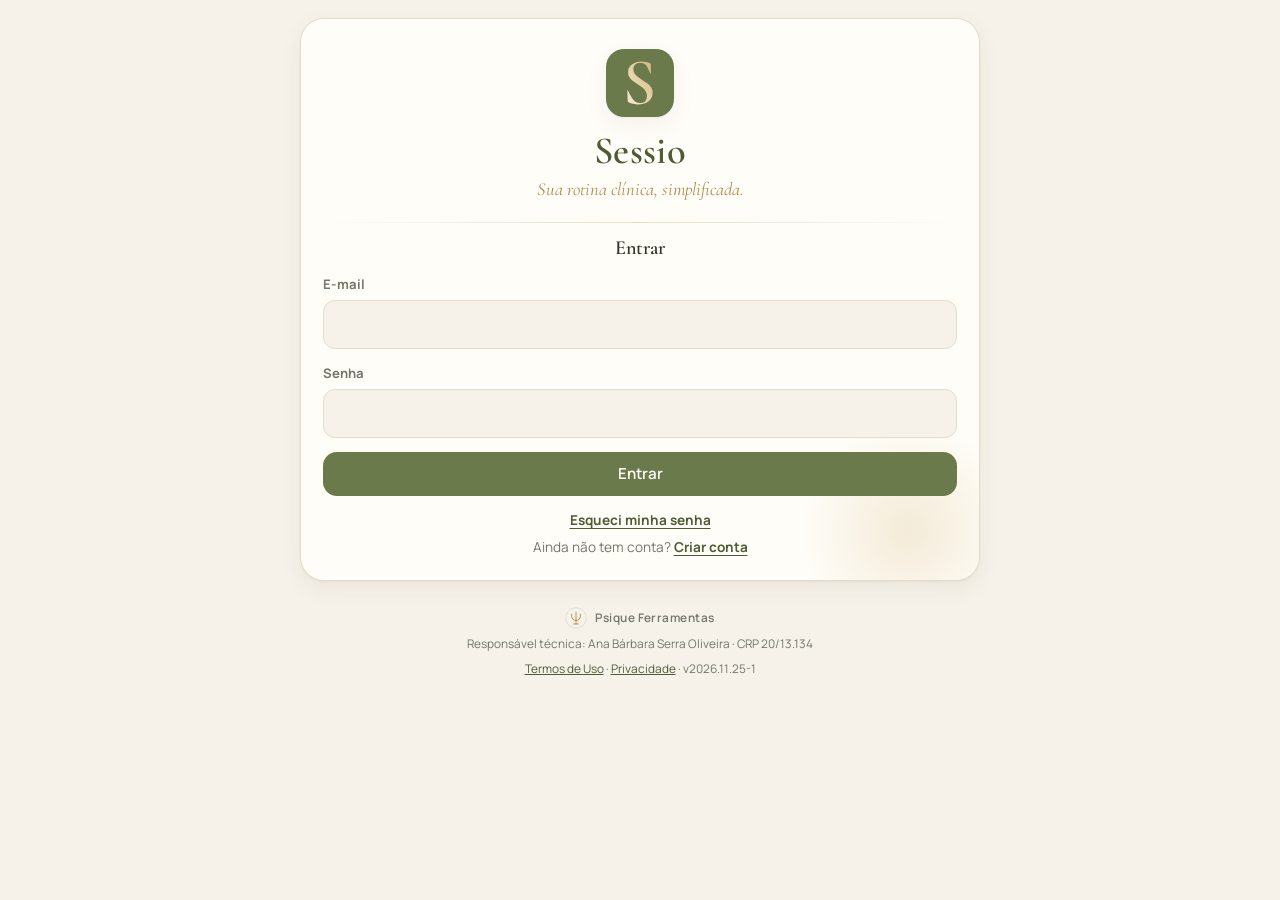
<file: index.html>
<!doctype html>
<html lang="pt-BR">
<head>
<meta charset="utf-8">
<meta name="viewport" content="width=device-width, initial-scale=1, viewport-fit=cover">
<meta name="theme-color" content="#6B7A4B">
<meta name="description" content="Sessio · agenda clínica para psicólogas e psicólogos: agendamento, financeiro e confirmação de sessão pelo paciente.">
<meta name="robots" content="noindex">
<link rel="manifest" href="manifest.webmanifest">
<link rel="icon" href="icons/icon.svg" type="image/svg+xml">
<link rel="apple-touch-icon" href="icons/apple-touch-icon.png">
<meta name="apple-mobile-web-app-capable" content="yes">
<meta name="apple-mobile-web-app-title" content="Sessio">
<title>Sessio</title>
<link rel="preconnect" href="https://fonts.googleapis.com">
<link rel="preconnect" href="https://fonts.gstatic.com" crossorigin>
<link rel="stylesheet" href="https://fonts.googleapis.com/css2?family=Cormorant+Garamond:ital,wght@0,500;0,600;1,500;1,600&family=Manrope:wght@400;500;600;700;800&display=swap">
<link rel="stylesheet" href="css/sessio.css?v=2026.11.25-1">
</head>
<body>
<div class="wrap" id="app" aria-live="polite"></div>
<div class="toast" id="toast" role="status" hidden></div>
<script src="js/vendor/supabase.min.js?v=2026.11.25-1"></script>
<script src="js/config.js?v=2026.11.25-1"></script>
<script src="js/util.js?v=2026.11.25-1"></script>
<script src="js/dados.js?v=2026.11.25-1"></script>
<script src="js/app.js?v=2026.11.25-1"></script>
</body>
</html>
</file>
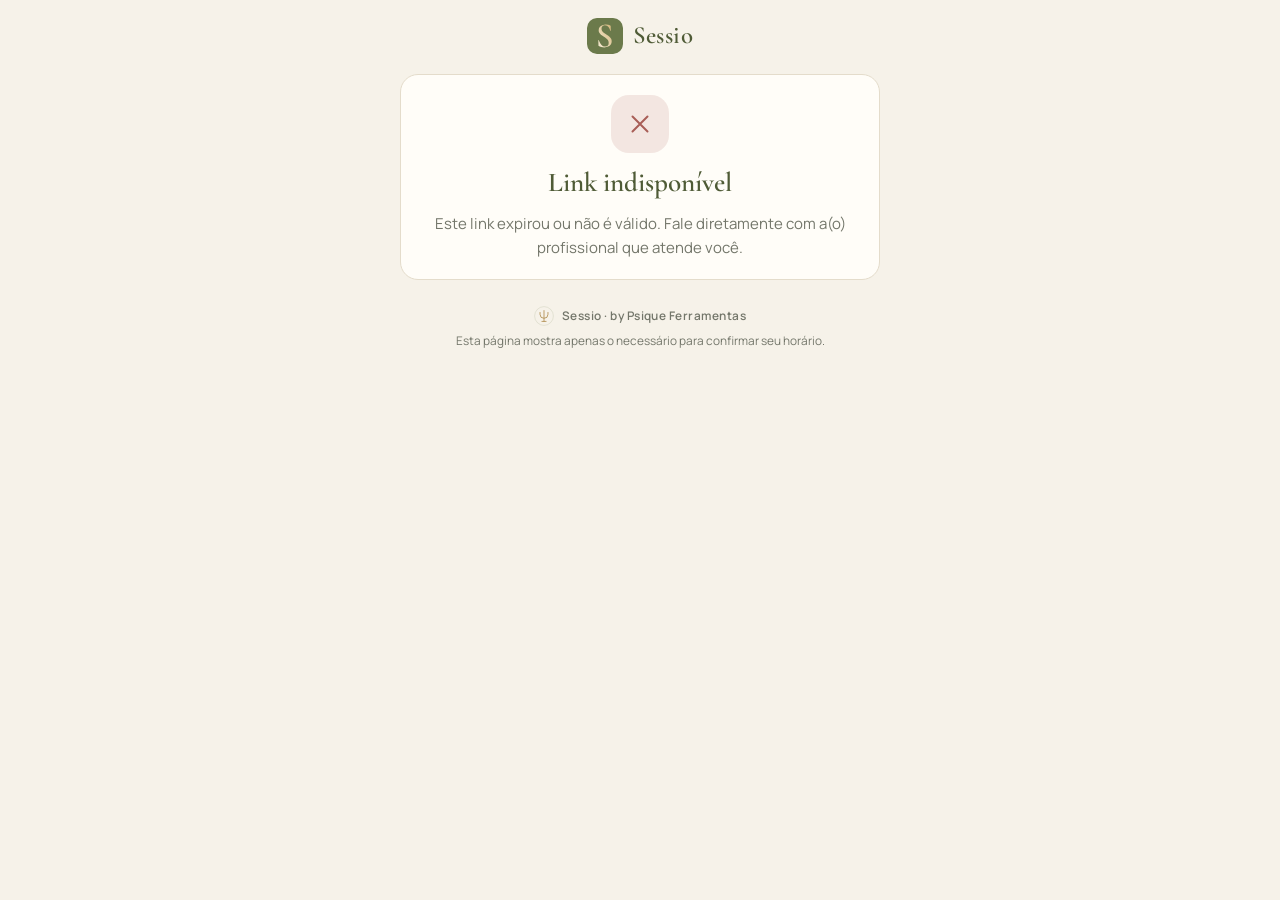
<file: confirmar.html>
<!doctype html>
<html lang="pt-BR">
<head>
<meta charset="utf-8">
<meta name="viewport" content="width=device-width, initial-scale=1, viewport-fit=cover">
<meta name="theme-color" content="#6B7A4B">
<meta name="robots" content="noindex, nofollow">
<meta name="referrer" content="no-referrer">
<link rel="icon" href="icons/icon.svg" type="image/svg+xml">
<title>Confirmar horário · Sessio</title>
<link rel="preconnect" href="https://fonts.googleapis.com">
<link rel="preconnect" href="https://fonts.gstatic.com" crossorigin>
<link rel="stylesheet" href="https://fonts.googleapis.com/css2?family=Cormorant+Garamond:ital,wght@0,500;0,600;1,500;1,600&family=Manrope:wght@400;500;600;700;800&display=swap">
<link rel="stylesheet" href="css/sessio.css?v=2026.11.25-1">
<style>
  .wrap{max-width:480px}
  .when{font-family:var(--display);font-size:1.7rem;font-weight:600;color:var(--olive-deep);line-height:1.2}
  .done-ico{width:58px;height:58px;border-radius:18px;margin:0 auto;display:grid;place-items:center;background:var(--olive-soft);color:var(--olive-deep)}
  .done-ico svg{width:30px;height:30px}
  .done-ico.bad{background:color-mix(in srgb,var(--t3) 14%,transparent);color:var(--t3)}
</style>
</head>
<body>
<div class="wrap" id="app" aria-live="polite"><div class="loading">Carregando…</div></div>
<div class="toast" id="toast" role="status" hidden></div>
<script src="js/vendor/supabase.min.js?v=2026.11.25-1"></script>
<script src="js/config.js?v=2026.11.25-1"></script>
<script src="js/util.js?v=2026.11.25-1"></script>
<script>
(async function(){
  const {$, esc, ico} = U;
  const CFG = window.SESSIO_CONFIG || {};
  const LIVE = !!(CFG.supabaseUrl && CFG.supabaseKey && window.supabase);
  const sb = LIVE ? supabase.createClient(CFG.supabaseUrl, CFG.supabaseKey, {auth:{persistSession:false}}) : null;
  const qs = new URLSearchParams(location.search);
  const token = qs.get('t') || '';
  const pedido = qs.get('r');
  const app = $('#app');

  const rodape = `<footer class="foot"><span class="psi">${U.psi(20)} Sessio · by Psique Ferramentas</span>
    <span>Esta página mostra apenas o necessário para confirmar seu horário.</span></footer>`;
  const paint = h => { app.innerHTML = `<header class="topbar" style="justify-content:center"><span class="brand" style="cursor:default"><img src="icons/icon.svg" alt=""><span><span class="brand-name">Sessio</span></span></span></header>${h}${rodape}`; };

  let s = null;
  if (!LIVE) {
    const d = U.addDays(new Date(), 1); d.setHours(14, 0, 0, 0);
    s = {paciente:'Mariana', profissional:'Psicóloga Exemplo', crp:'CRP 20/00000', whatsapp:'92900000000', inicio:d.toISOString(),
         duracao_min:50, modalidade:'presencial', link:null, status:'agendada', confirmacao:'pendente', fuso:U.fusoLocal(), demo:true};
  } else if (/^[0-9a-f-]{36}$/i.test(token)) {
    const {data, error} = await sb.rpc('sessao_publica', {p_token:token});
    if (!error && data && data.length) s = data[0];
  }

  if (!s) {
    paint(`<div class="card stack center"><div class="done-ico bad">${ico.x}</div><h2>Link indisponível</h2>
      <p class="muted">Este link expirou ou não é válido. Fale diretamente com a(o) profissional que atende você.</p></div>`);
    return;
  }

  const tz = s.fuso || 'America/Sao_Paulo';
  const f = o => new Intl.DateTimeFormat('pt-BR', {timeZone:tz, ...o}).format(new Date(s.inicio));
  const dia = U.cap(f({weekday:'long', day:'numeric', month:'long'}));
  const hora = f({hour:'2-digit', minute:'2-digit'});
  const cidade = tz.split('/').pop().replace(/_/g, ' ');
  const tzLocal = U.fusoLocal();
  const quem = esc(s.profissional) + (s.crp ? ` <span class="muted">· ${esc(s.crp)}</span>` : '');
  const passou = new Date(s.inicio) < new Date();
  const wa = (txt) => s.whatsapp ? `<a class="btn soft block" href="${esc(U.waLink(s.whatsapp, txt))}" target="_blank" rel="noopener">${ico.whats} Falar com ${esc(U.primeiroNome(s.profissional))} no WhatsApp</a>` : '';

  const resumo = `
    <div class="stack tight" style="gap:4px">
      <span class="eyebrow">Seu horário</span>
      <p class="when">${esc(dia)}<br>às ${esc(hora)}</p>
      <p class="muted small">Horário de ${esc(cidade)}${tz !== tzLocal ? ' (confira se o seu fuso é diferente)' : ''} · ${s.duracao_min} min · ${s.modalidade === 'online' ? 'on-line' : 'presencial'}</p>
    </div>
    <dl class="kv"><dt>Com</dt><dd>${quem}</dd>${s.modalidade === 'online' && s.link ? `<dt>Link</dt><dd><a href="${esc(s.link)}" target="_blank" rel="noopener">${esc(s.link)}</a></dd>` : ''}</dl>`;

  function telaFinal(tipo){
    const ok = tipo === 'confirmada';
    paint(`<div class="card stack center">
      <div class="done-ico ${ok ? '' : 'bad'}">${ok ? ico.check : ico.x}</div>
      <h2>${ok ? 'Presença <em>confirmada</em>' : 'Pedido de <em>desmarcação</em> enviado'}</h2>
      <p class="muted">${ok ? `Obrigado, ${esc(s.paciente)}. Até ${esc(dia.toLowerCase())}, às ${esc(hora)}.` : `${esc(U.primeiroNome(s.profissional))} já pode ver seu aviso na agenda. Se quiser remarcar, combine um novo horário diretamente.`}</p>
      ${ok ? '' : wa(`Olá! Precisei desmarcar o horário de ${dia.toLowerCase()}, às ${hora}. Podemos combinar um novo horário?`)}
      ${s.demo ? '<p class="tiny muted">Demonstração: nada foi enviado.</p>' : ''}
    </div>`);
  }

  async function responder(r){
    if (s.demo) return telaFinal(r);
    const {data, error} = await sb.rpc('responder_sessao', {p_token:token, p_resposta:r});
    if (error || data !== 'ok') { U.toast('Não foi possível registrar. Fale com a(o) profissional.'); return; }
    s.confirmacao = r; telaFinal(r);
  }

  function telaPrincipal(){
    let estado = '';
    if (s.status !== 'agendada') estado = `<div class="banner bad"><span>Este horário não está mais agendado. Em caso de dúvida, fale com a(o) profissional.</span></div>`;
    else if (passou) estado = `<div class="banner"><span>Este horário já passou.</span></div>`;
    else if (s.confirmacao === 'confirmada') estado = `<div class="banner"><span>${ico.check.replace('<svg', '<svg width="16" height="16" style="vertical-align:-3px"')} Você já confirmou sua presença.</span></div>`;
    else if (s.confirmacao === 'desmarcada') estado = `<div class="banner bad"><span>Você já pediu para desmarcar este horário.</span></div>`;
    const pode = s.status === 'agendada' && !passou;
    paint(`<div class="card stack">
      <h1 style="font-size:1.9rem">Olá, ${esc(s.paciente)}.</h1>
      ${resumo}${estado}
      ${pode ? `<div class="stack tight">
        ${s.confirmacao !== 'confirmada' ? `<button class="btn primary block" id="b-conf">${ico.check} Confirmar presença</button>` : ''}
        ${s.confirmacao !== 'desmarcada' ? `<button class="btn ${pedido === 'desmarcar' ? 'danger' : 'ghost'} block" id="b-desm">Preciso desmarcar</button>` : ''}
      </div>` : ''}
      ${!pode || s.confirmacao === 'desmarcada' ? wa('Olá! Gostaria de falar sobre o meu horário.') : ''}
    </div>`);
    const c = $('#b-conf'), d = $('#b-desm');
    if (c) c.onclick = () => { c.disabled = true; responder('confirmada').finally(() => c.disabled = false); };
    if (d) d.onclick = telaDesmarcar;
  }

  function telaDesmarcar(){
    paint(`<div class="card stack">
      <span class="eyebrow">Desmarcar</span><h2>Tem certeza?</h2>
      <p class="muted">Vamos avisar ${esc(U.primeiroNome(s.profissional))} que você não poderá comparecer ${esc(dia.toLowerCase())}, às ${esc(hora)}. Combine com ela(e) a política de cancelamento e um novo horário.</p>
      <div class="stack tight"><button class="btn danger block" id="b-sim">Sim, desmarcar</button><button class="btn ghost block" id="b-nao">Voltar</button></div>
    </div>`);
    $('#b-sim').onclick = e => { e.target.disabled = true; responder('desmarcada'); };
    $('#b-nao').onclick = telaPrincipal;
  }

  telaPrincipal();
})();
</script>
</body>
</html>
</file>
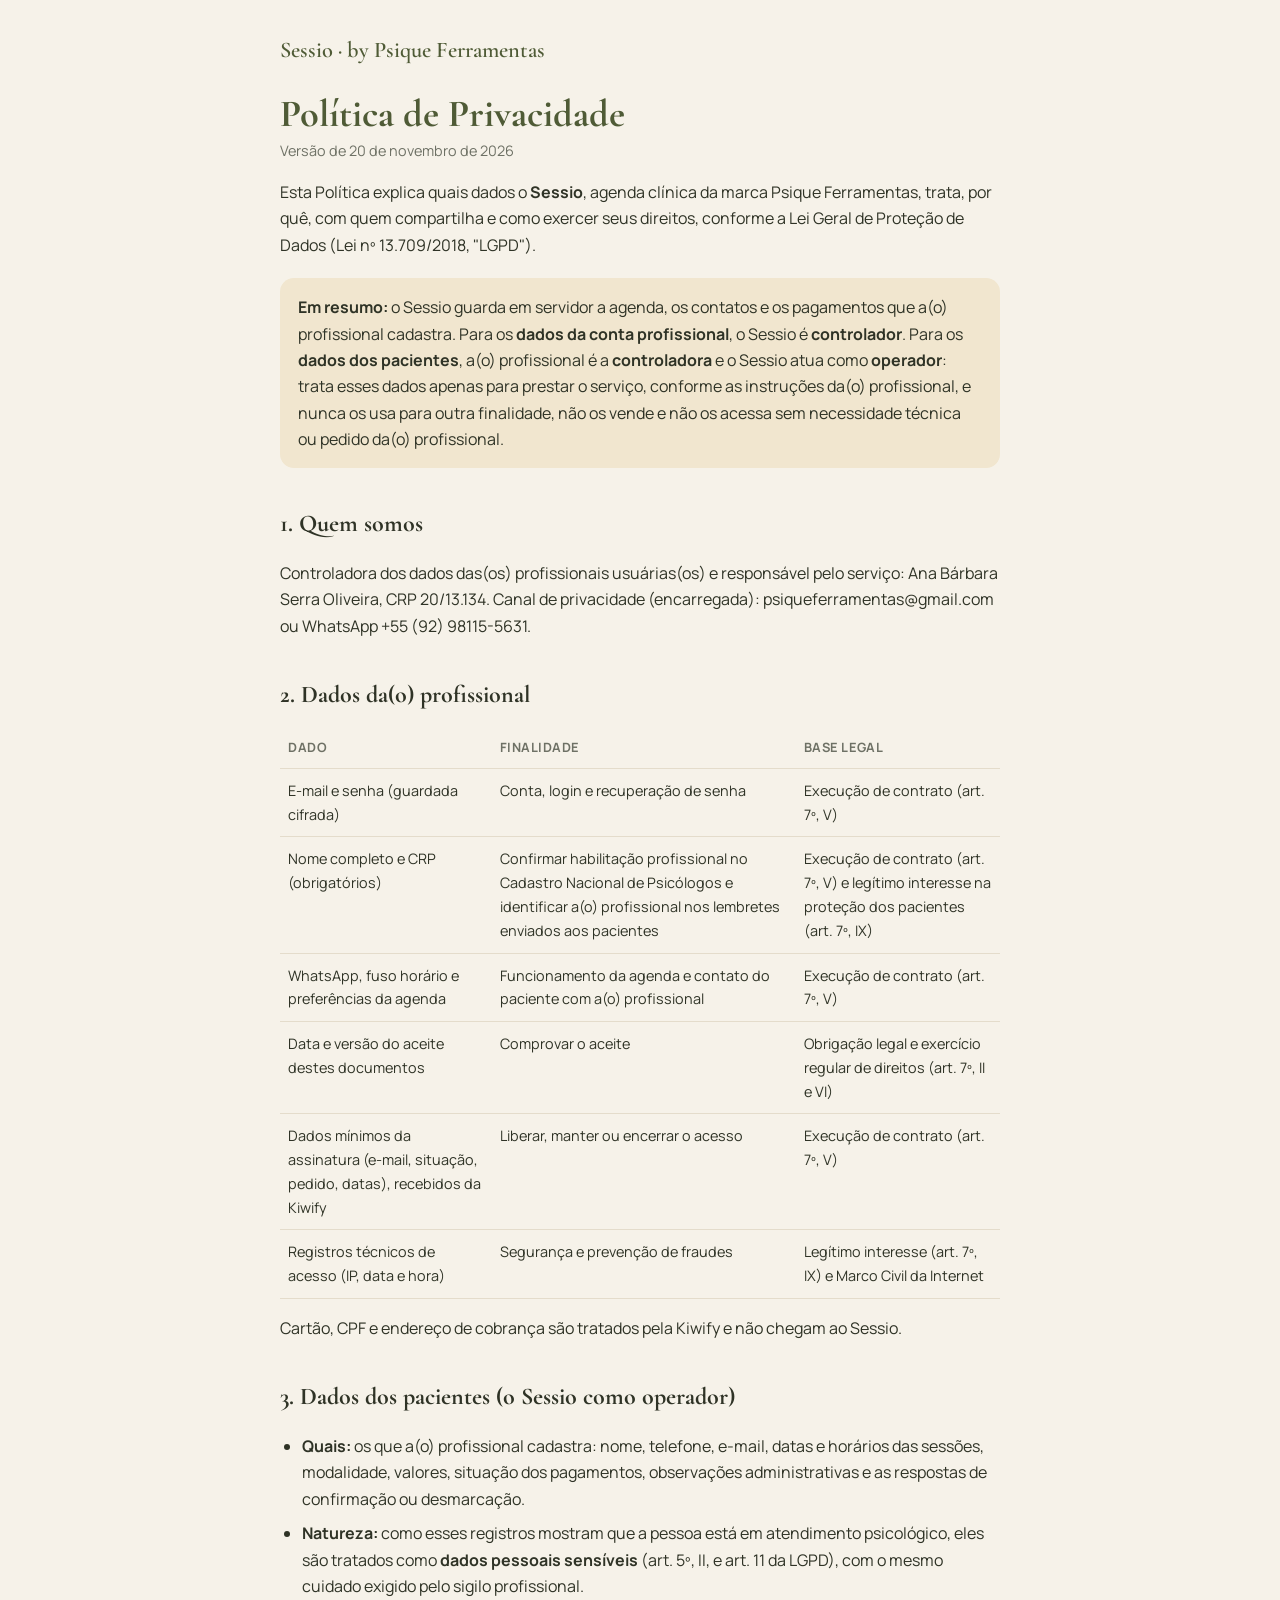
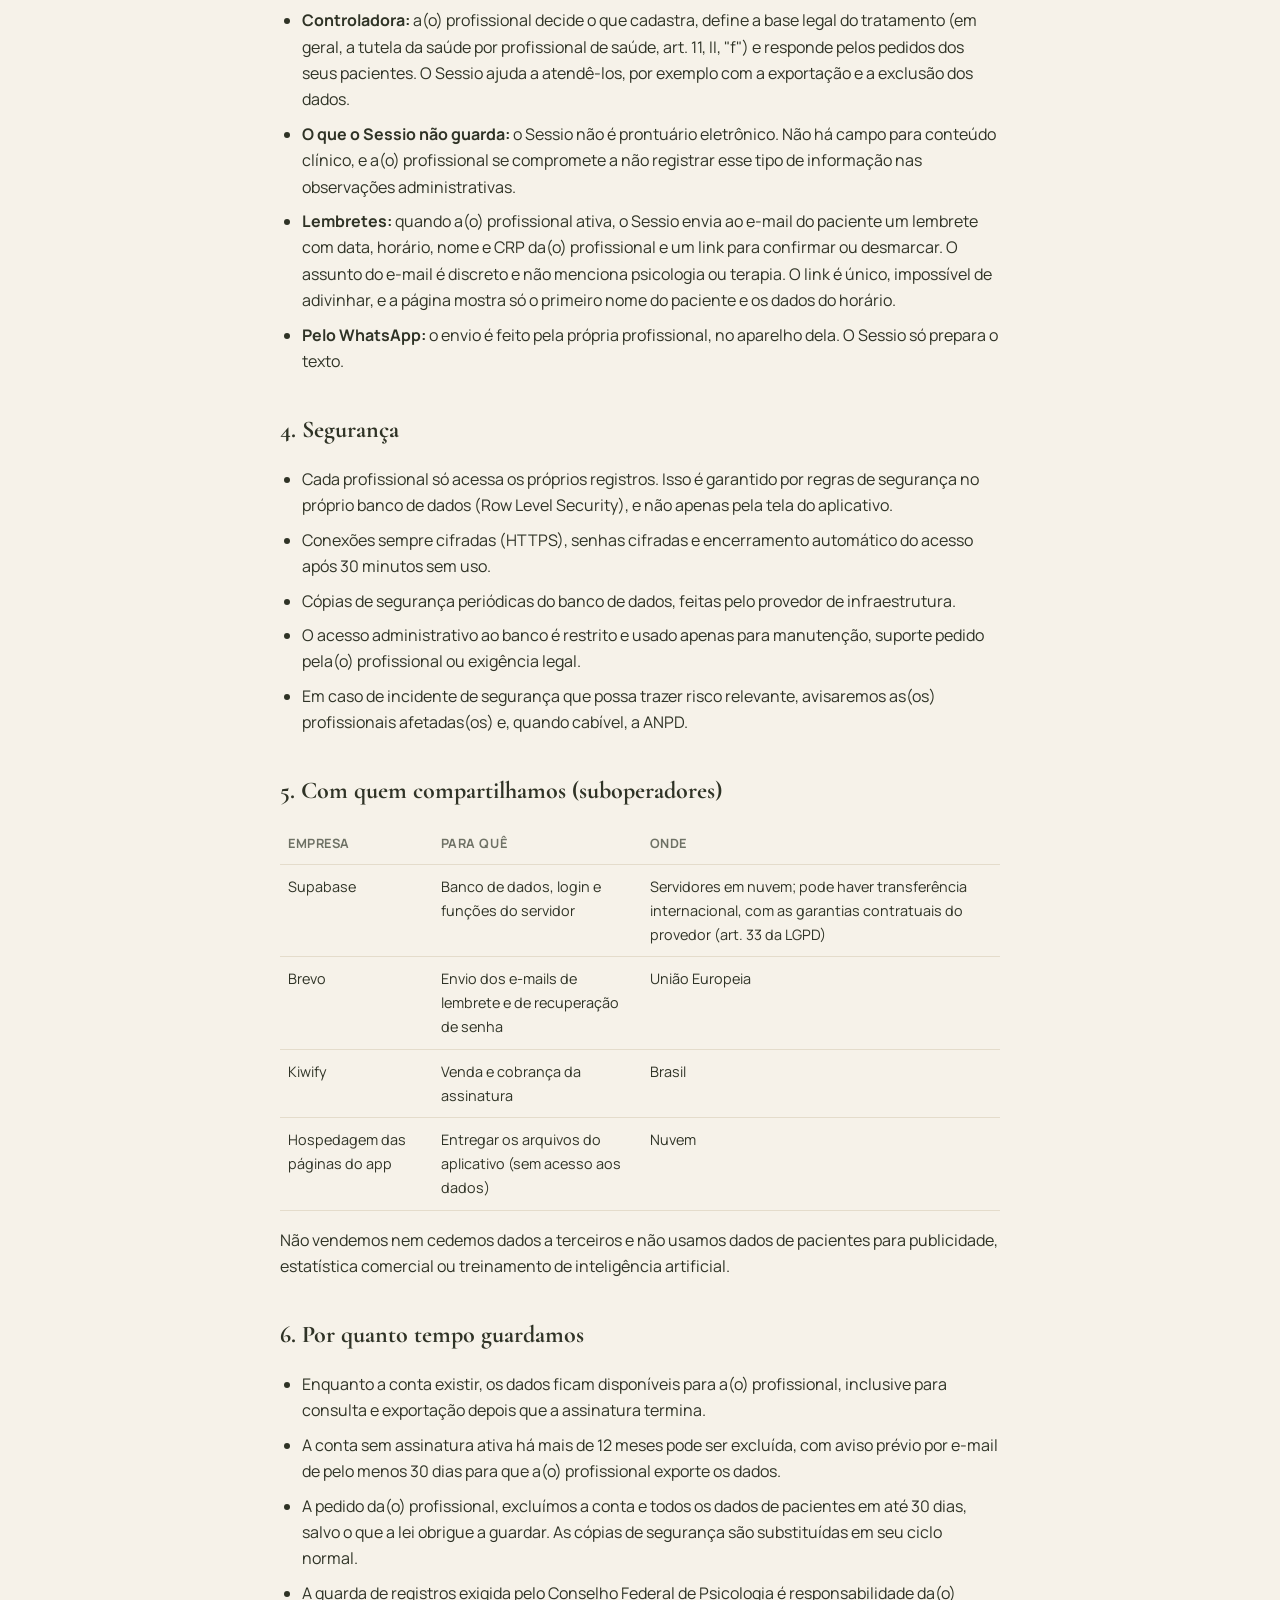
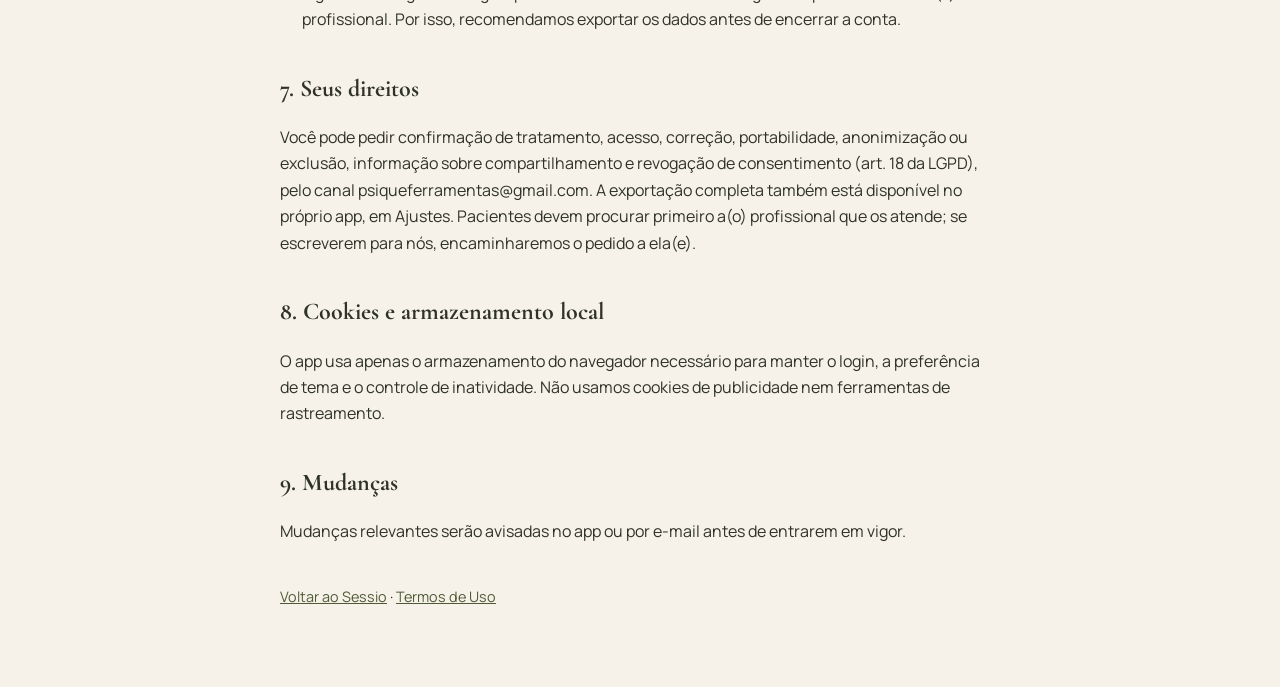
<file: privacidade.html>
<!doctype html>
<html lang="pt-BR">
<head>
<meta charset="utf-8">
<meta name="viewport" content="width=device-width, initial-scale=1, viewport-fit=cover">
<title>Política de Privacidade · Sessio</title>
<link rel="icon" href="icons/icon.svg" type="image/svg+xml">
<link rel="stylesheet" href="https://fonts.googleapis.com/css2?family=Cormorant+Garamond:wght@600&family=Manrope:wght@400;600;700&display=swap">
<link rel="stylesheet" href="legal.css?v=2026.11.25-1">
</head>
<body>
<main class="doc">
  <a class="brand" href="./">Sessio · by Psique Ferramentas</a>
  <h1>Política de Privacidade</h1>
  <p class="meta">Versão de 20 de novembro de 2026</p>

  <p>Esta Política explica quais dados o <strong>Sessio</strong>, agenda clínica da marca Psique Ferramentas, trata, por quê, com quem compartilha e como exercer seus direitos, conforme a Lei Geral de Proteção de Dados (Lei nº 13.709/2018, "LGPD").</p>

  <div class="box"><strong>Em resumo:</strong> o Sessio guarda em servidor a agenda, os contatos e os pagamentos que a(o) profissional cadastra. Para os <strong>dados da conta profissional</strong>, o Sessio é <strong>controlador</strong>. Para os <strong>dados dos pacientes</strong>, a(o) profissional é a <strong>controladora</strong> e o Sessio atua como <strong>operador</strong>: trata esses dados apenas para prestar o serviço, conforme as instruções da(o) profissional, e nunca os usa para outra finalidade, não os vende e não os acessa sem necessidade técnica ou pedido da(o) profissional.</div>

  <h2>1. Quem somos</h2>
  <p>Controladora dos dados das(os) profissionais usuárias(os) e responsável pelo serviço: <span data-cfg="responsavel"></span>, <span data-cfg="crp"></span>. Canal de privacidade (encarregada): <span data-cfg="contato"></span> ou WhatsApp <span data-cfg="telefone"></span>.</p>

  <h2>2. Dados da(o) profissional</h2>
  <table>
    <thead><tr><th>Dado</th><th>Finalidade</th><th>Base legal</th></tr></thead>
    <tbody>
      <tr><td>E-mail e senha (guardada cifrada)</td><td>Conta, login e recuperação de senha</td><td>Execução de contrato (art. 7º, V)</td></tr>
      <tr><td>Nome completo e CRP (obrigatórios)</td><td>Confirmar habilitação profissional no Cadastro Nacional de Psicólogos e identificar a(o) profissional nos lembretes enviados aos pacientes</td><td>Execução de contrato (art. 7º, V) e legítimo interesse na proteção dos pacientes (art. 7º, IX)</td></tr>
      <tr><td>WhatsApp, fuso horário e preferências da agenda</td><td>Funcionamento da agenda e contato do paciente com a(o) profissional</td><td>Execução de contrato (art. 7º, V)</td></tr>
      <tr><td>Data e versão do aceite destes documentos</td><td>Comprovar o aceite</td><td>Obrigação legal e exercício regular de direitos (art. 7º, II e VI)</td></tr>
      <tr><td>Dados mínimos da assinatura (e-mail, situação, pedido, datas), recebidos da Kiwify</td><td>Liberar, manter ou encerrar o acesso</td><td>Execução de contrato (art. 7º, V)</td></tr>
      <tr><td>Registros técnicos de acesso (IP, data e hora)</td><td>Segurança e prevenção de fraudes</td><td>Legítimo interesse (art. 7º, IX) e Marco Civil da Internet</td></tr>
    </tbody>
  </table>
  <p>Cartão, CPF e endereço de cobrança são tratados pela Kiwify e não chegam ao Sessio.</p>

  <h2>3. Dados dos pacientes (o Sessio como operador)</h2>
  <ul>
    <li><strong>Quais:</strong> os que a(o) profissional cadastra: nome, telefone, e-mail, datas e horários das sessões, modalidade, valores, situação dos pagamentos, observações administrativas e as respostas de confirmação ou desmarcação.</li>
    <li><strong>Natureza:</strong> como esses registros mostram que a pessoa está em atendimento psicológico, eles são tratados como <strong>dados pessoais sensíveis</strong> (art. 5º, II, e art. 11 da LGPD), com o mesmo cuidado exigido pelo sigilo profissional.</li>
    <li><strong>Controladora:</strong> a(o) profissional decide o que cadastra, define a base legal do tratamento (em geral, a tutela da saúde por profissional de saúde, art. 11, II, "f") e responde pelos pedidos dos seus pacientes. O Sessio ajuda a atendê-los, por exemplo com a exportação e a exclusão dos dados.</li>
    <li><strong>O que o Sessio não guarda:</strong> o Sessio não é prontuário eletrônico. Não há campo para conteúdo clínico, e a(o) profissional se compromete a não registrar esse tipo de informação nas observações administrativas.</li>
    <li><strong>Lembretes:</strong> quando a(o) profissional ativa, o Sessio envia ao e-mail do paciente um lembrete com data, horário, nome e CRP da(o) profissional e um link para confirmar ou desmarcar. O assunto do e-mail é discreto e não menciona psicologia ou terapia. O link é único, impossível de adivinhar, e a página mostra só o primeiro nome do paciente e os dados do horário.</li>
    <li><strong>Pelo WhatsApp:</strong> o envio é feito pela própria profissional, no aparelho dela. O Sessio só prepara o texto.</li>
  </ul>

  <h2>4. Segurança</h2>
  <ul>
    <li>Cada profissional só acessa os próprios registros. Isso é garantido por regras de segurança no próprio banco de dados (Row Level Security), e não apenas pela tela do aplicativo.</li>
    <li>Conexões sempre cifradas (HTTPS), senhas cifradas e encerramento automático do acesso após 30 minutos sem uso.</li>
    <li>Cópias de segurança periódicas do banco de dados, feitas pelo provedor de infraestrutura.</li>
    <li>O acesso administrativo ao banco é restrito e usado apenas para manutenção, suporte pedido pela(o) profissional ou exigência legal.</li>
    <li>Em caso de incidente de segurança que possa trazer risco relevante, avisaremos as(os) profissionais afetadas(os) e, quando cabível, a ANPD.</li>
  </ul>

  <h2>5. Com quem compartilhamos (suboperadores)</h2>
  <table>
    <thead><tr><th>Empresa</th><th>Para quê</th><th>Onde</th></tr></thead>
    <tbody>
      <tr><td>Supabase</td><td>Banco de dados, login e funções do servidor</td><td>Servidores em nuvem; pode haver transferência internacional, com as garantias contratuais do provedor (art. 33 da LGPD)</td></tr>
      <tr><td>Brevo</td><td>Envio dos e-mails de lembrete e de recuperação de senha</td><td>União Europeia</td></tr>
      <tr><td>Kiwify</td><td>Venda e cobrança da assinatura</td><td>Brasil</td></tr>
      <tr><td>Hospedagem das páginas do app</td><td>Entregar os arquivos do aplicativo (sem acesso aos dados)</td><td>Nuvem</td></tr>
    </tbody>
  </table>
  <p>Não vendemos nem cedemos dados a terceiros e não usamos dados de pacientes para publicidade, estatística comercial ou treinamento de inteligência artificial.</p>

  <h2>6. Por quanto tempo guardamos</h2>
  <ul>
    <li>Enquanto a conta existir, os dados ficam disponíveis para a(o) profissional, inclusive para consulta e exportação depois que a assinatura termina.</li>
    <li>A conta sem assinatura ativa há mais de 12 meses pode ser excluída, com aviso prévio por e-mail de pelo menos 30 dias para que a(o) profissional exporte os dados.</li>
    <li>A pedido da(o) profissional, excluímos a conta e todos os dados de pacientes em até 30 dias, salvo o que a lei obrigue a guardar. As cópias de segurança são substituídas em seu ciclo normal.</li>
    <li>A guarda de registros exigida pelo Conselho Federal de Psicologia é responsabilidade da(o) profissional. Por isso, recomendamos exportar os dados antes de encerrar a conta.</li>
  </ul>

  <h2>7. Seus direitos</h2>
  <p>Você pode pedir confirmação de tratamento, acesso, correção, portabilidade, anonimização ou exclusão, informação sobre compartilhamento e revogação de consentimento (art. 18 da LGPD), pelo canal <span data-cfg="contato"></span>. A exportação completa também está disponível no próprio app, em Ajustes. Pacientes devem procurar primeiro a(o) profissional que os atende; se escreverem para nós, encaminharemos o pedido a ela(e).</p>

  <h2>8. Cookies e armazenamento local</h2>
  <p>O app usa apenas o armazenamento do navegador necessário para manter o login, a preferência de tema e o controle de inatividade. Não usamos cookies de publicidade nem ferramentas de rastreamento.</p>

  <h2>9. Mudanças</h2>
  <p>Mudanças relevantes serão avisadas no app ou por e-mail antes de entrarem em vigor.</p>

  <p class="back"><a href="./">Voltar ao Sessio</a> · <a href="termos.html">Termos de Uso</a></p>
</main>
<script src="js/config.js?v=2026.11.25-1"></script>
<script src="legal.js?v=2026.11.25-1"></script>
</body>
</html>
</file>
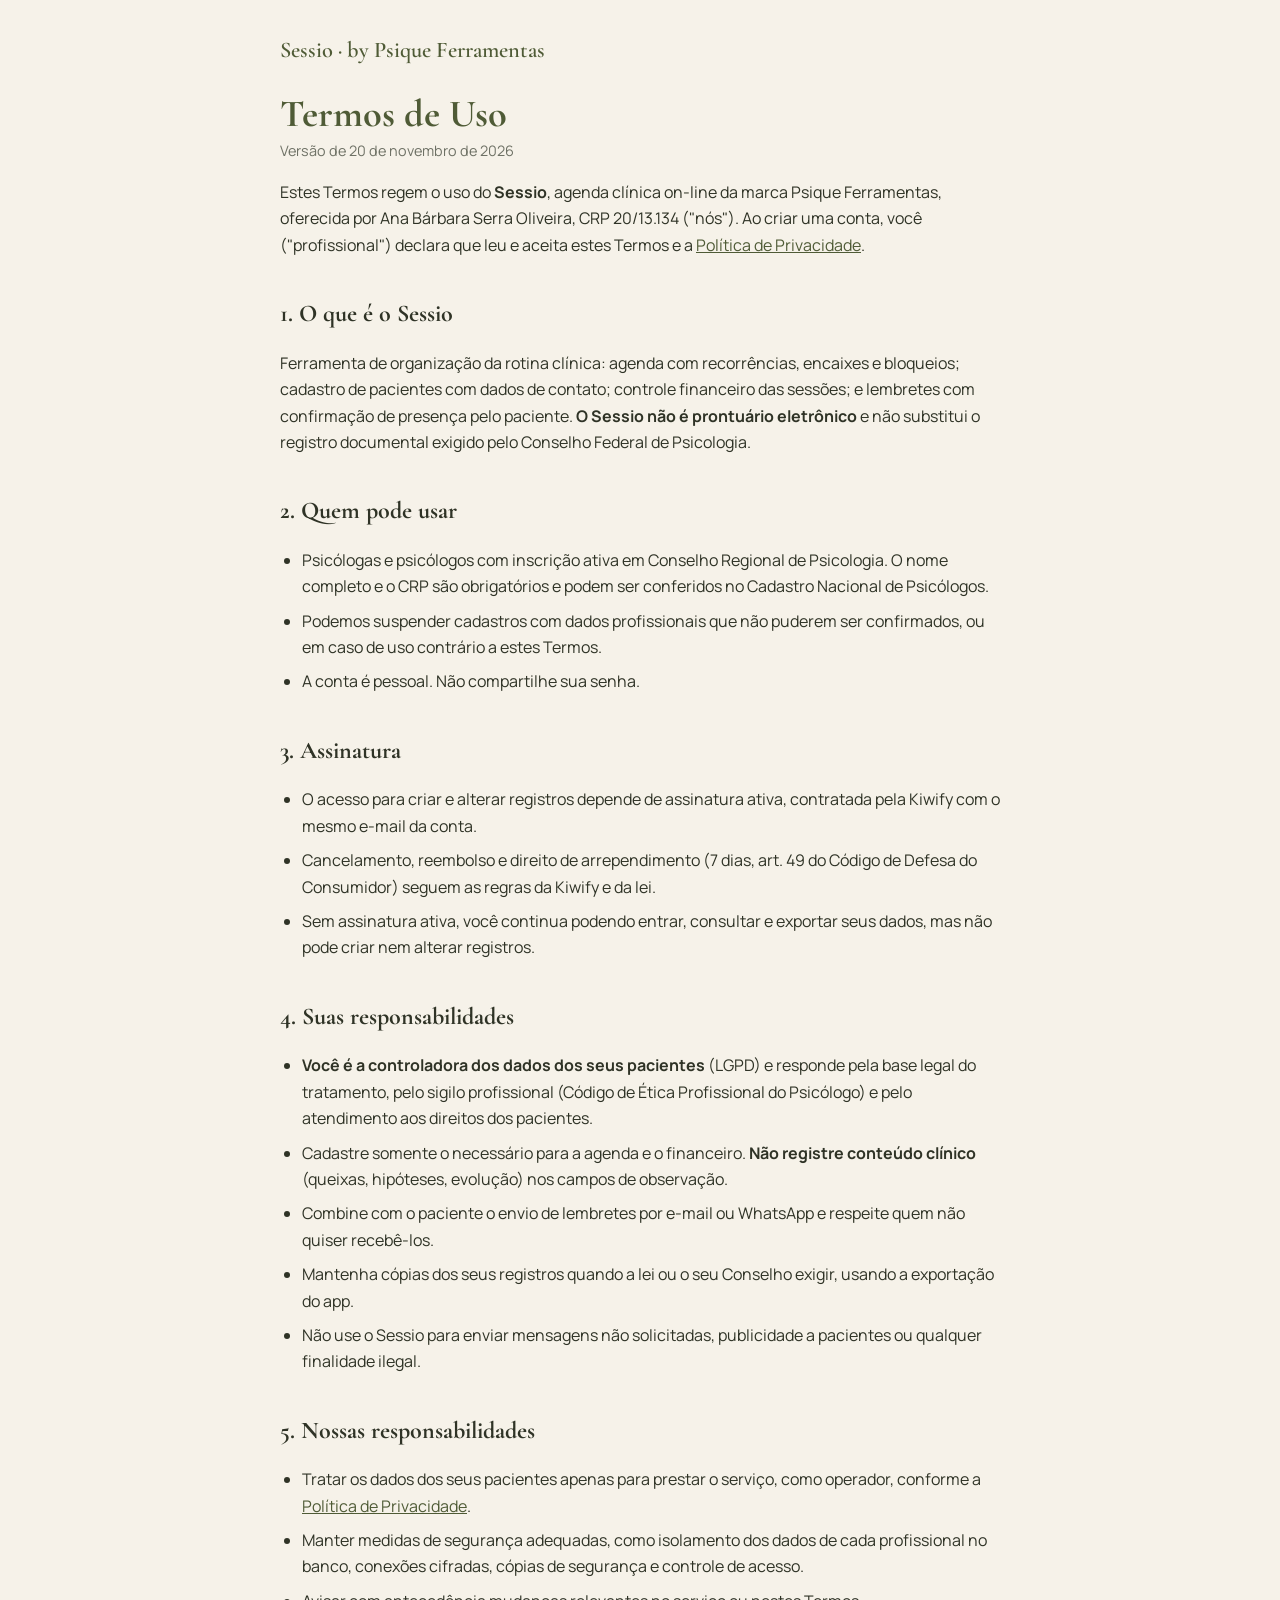
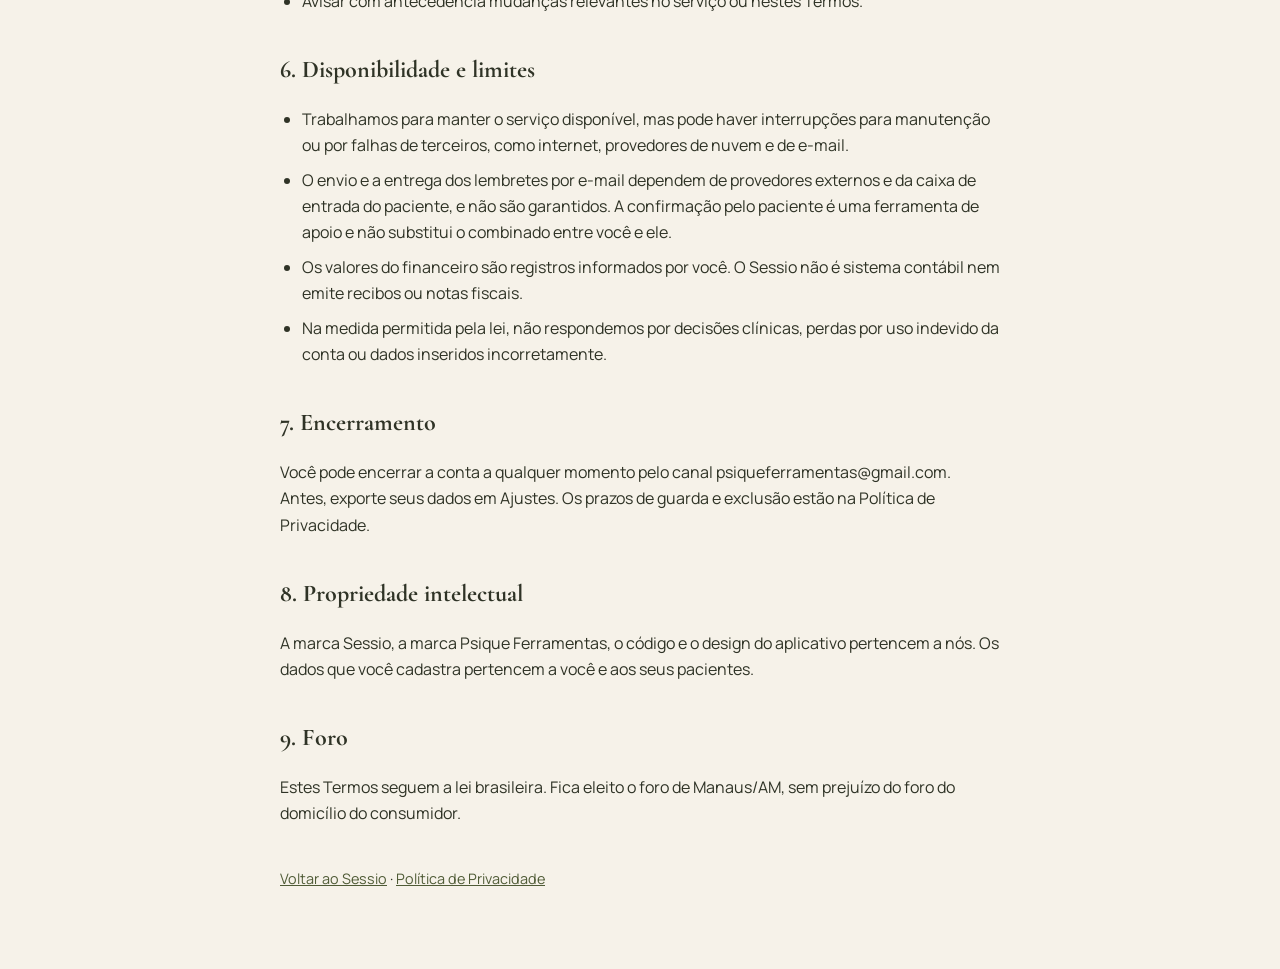
<file: termos.html>
<!doctype html>
<html lang="pt-BR">
<head>
<meta charset="utf-8">
<meta name="viewport" content="width=device-width, initial-scale=1, viewport-fit=cover">
<title>Termos de Uso · Sessio</title>
<link rel="icon" href="icons/icon.svg" type="image/svg+xml">
<link rel="stylesheet" href="https://fonts.googleapis.com/css2?family=Cormorant+Garamond:wght@600&family=Manrope:wght@400;600;700&display=swap">
<link rel="stylesheet" href="legal.css?v=2026.11.25-1">
</head>
<body>
<main class="doc">
  <a class="brand" href="./">Sessio · by Psique Ferramentas</a>
  <h1>Termos de Uso</h1>
  <p class="meta">Versão de 20 de novembro de 2026</p>

  <p>Estes Termos regem o uso do <strong>Sessio</strong>, agenda clínica on-line da marca Psique Ferramentas, oferecida por <span data-cfg="responsavel"></span>, <span data-cfg="crp"></span> ("nós"). Ao criar uma conta, você ("profissional") declara que leu e aceita estes Termos e a <a href="privacidade.html">Política de Privacidade</a>.</p>

  <h2>1. O que é o Sessio</h2>
  <p>Ferramenta de organização da rotina clínica: agenda com recorrências, encaixes e bloqueios; cadastro de pacientes com dados de contato; controle financeiro das sessões; e lembretes com confirmação de presença pelo paciente. <strong>O Sessio não é prontuário eletrônico</strong> e não substitui o registro documental exigido pelo Conselho Federal de Psicologia.</p>

  <h2>2. Quem pode usar</h2>
  <ul>
    <li>Psicólogas e psicólogos com inscrição ativa em Conselho Regional de Psicologia. O nome completo e o CRP são obrigatórios e podem ser conferidos no Cadastro Nacional de Psicólogos.</li>
    <li>Podemos suspender cadastros com dados profissionais que não puderem ser confirmados, ou em caso de uso contrário a estes Termos.</li>
    <li>A conta é pessoal. Não compartilhe sua senha.</li>
  </ul>

  <h2>3. Assinatura</h2>
  <ul>
    <li>O acesso para criar e alterar registros depende de assinatura ativa, contratada pela Kiwify com o mesmo e-mail da conta.</li>
    <li>Cancelamento, reembolso e direito de arrependimento (7 dias, art. 49 do Código de Defesa do Consumidor) seguem as regras da Kiwify e da lei.</li>
    <li>Sem assinatura ativa, você continua podendo entrar, consultar e exportar seus dados, mas não pode criar nem alterar registros.</li>
  </ul>

  <h2>4. Suas responsabilidades</h2>
  <ul>
    <li><strong>Você é a controladora dos dados dos seus pacientes</strong> (LGPD) e responde pela base legal do tratamento, pelo sigilo profissional (Código de Ética Profissional do Psicólogo) e pelo atendimento aos direitos dos pacientes.</li>
    <li>Cadastre somente o necessário para a agenda e o financeiro. <strong>Não registre conteúdo clínico</strong> (queixas, hipóteses, evolução) nos campos de observação.</li>
    <li>Combine com o paciente o envio de lembretes por e-mail ou WhatsApp e respeite quem não quiser recebê-los.</li>
    <li>Mantenha cópias dos seus registros quando a lei ou o seu Conselho exigir, usando a exportação do app.</li>
    <li>Não use o Sessio para enviar mensagens não solicitadas, publicidade a pacientes ou qualquer finalidade ilegal.</li>
  </ul>

  <h2>5. Nossas responsabilidades</h2>
  <ul>
    <li>Tratar os dados dos seus pacientes apenas para prestar o serviço, como operador, conforme a <a href="privacidade.html">Política de Privacidade</a>.</li>
    <li>Manter medidas de segurança adequadas, como isolamento dos dados de cada profissional no banco, conexões cifradas, cópias de segurança e controle de acesso.</li>
    <li>Avisar com antecedência mudanças relevantes no serviço ou nestes Termos.</li>
  </ul>

  <h2>6. Disponibilidade e limites</h2>
  <ul>
    <li>Trabalhamos para manter o serviço disponível, mas pode haver interrupções para manutenção ou por falhas de terceiros, como internet, provedores de nuvem e de e-mail.</li>
    <li>O envio e a entrega dos lembretes por e-mail dependem de provedores externos e da caixa de entrada do paciente, e não são garantidos. A confirmação pelo paciente é uma ferramenta de apoio e não substitui o combinado entre você e ele.</li>
    <li>Os valores do financeiro são registros informados por você. O Sessio não é sistema contábil nem emite recibos ou notas fiscais.</li>
    <li>Na medida permitida pela lei, não respondemos por decisões clínicas, perdas por uso indevido da conta ou dados inseridos incorretamente.</li>
  </ul>

  <h2>7. Encerramento</h2>
  <p>Você pode encerrar a conta a qualquer momento pelo canal <span data-cfg="contato"></span>. Antes, exporte seus dados em Ajustes. Os prazos de guarda e exclusão estão na Política de Privacidade.</p>

  <h2>8. Propriedade intelectual</h2>
  <p>A marca Sessio, a marca Psique Ferramentas, o código e o design do aplicativo pertencem a nós. Os dados que você cadastra pertencem a você e aos seus pacientes.</p>

  <h2>9. Foro</h2>
  <p>Estes Termos seguem a lei brasileira. Fica eleito o foro de <span data-cfg="foro"></span>, sem prejuízo do foro do domicílio do consumidor.</p>

  <p class="back"><a href="./">Voltar ao Sessio</a> · <a href="privacidade.html">Política de Privacidade</a></p>
</main>
<script src="js/config.js?v=2026.11.25-1"></script>
<script src="legal.js?v=2026.11.25-1"></script>
</body>
</html>
</file>
<file: css/sessio.css>
/* Sessio · by Psique Ferramentas
   Identidade: creme, verde-oliva e dourado. Cormorant Garamond nos títulos, Manrope no texto. */
:root{
  --bg:#F6F2E9; --surface:#FFFDF8; --line:#E4DCCB; --ink:#2F3326; --muted:#73766A;
  --olive:#6B7A4B; --olive-deep:#4F5B36; --olive-soft:#E7EADB; --gold:#B08D4F; --gold-soft:#F1E6CF;
  --t0:#7F9461; --t1:#C3A257; --t2:#C2875A; --t3:#A85E57;
  --on-olive:#FFFDF8;
  --shadow:0 1px 2px rgba(60,55,30,.05),0 8px 24px rgba(60,55,30,.06);
  --display:"Cormorant Garamond",Georgia,"Times New Roman",serif;
  --body:"Manrope",system-ui,-apple-system,"Segoe UI",sans-serif;
  --r:18px;
}
@media (prefers-color-scheme: dark){:root:not([data-theme="light"]){
  --bg:#1B1D16;--surface:#24271E;--line:#363A2C;--ink:#ECE7D8;--muted:#A6A797;
  --olive:#A4B27C;--olive-deep:#C3CF9C;--olive-soft:#2F3427;--gold:#D3B57A;--gold-soft:#3A3324;
  --t0:#9DB07C;--t1:#D7BA73;--t2:#D79F73;--t3:#D08880;--on-olive:#1B1D16;
  --shadow:0 1px 2px rgba(0,0,0,.3),0 8px 24px rgba(0,0,0,.25);color-scheme:dark}}
:root[data-theme="dark"]{
  --bg:#1B1D16;--surface:#24271E;--line:#363A2C;--ink:#ECE7D8;--muted:#A6A797;
  --olive:#A4B27C;--olive-deep:#C3CF9C;--olive-soft:#2F3427;--gold:#D3B57A;--gold-soft:#3A3324;
  --t0:#9DB07C;--t1:#D7BA73;--t2:#D79F73;--t3:#D08880;--on-olive:#1B1D16;
  --shadow:0 1px 2px rgba(0,0,0,.3),0 8px 24px rgba(0,0,0,.25);color-scheme:dark}

*{box-sizing:border-box}
html,body{margin:0}
body{background:var(--bg);color:var(--ink);font-family:var(--body);font-size:15px;line-height:1.55;
  padding-left:max(16px,env(safe-area-inset-left,0px));padding-right:max(16px,env(safe-area-inset-right,0px));
  padding-top:max(18px,env(safe-area-inset-top,0px));padding-bottom:calc(48px + env(safe-area-inset-bottom,0px));
  -webkit-font-smoothing:antialiased}
.wrap{max-width:680px;margin:0 auto;display:flex;flex-direction:column;gap:20px}
h1,h2,h3{font-family:var(--display);font-weight:600;line-height:1.15;margin:0;text-wrap:balance;color:var(--ink)}
h1{font-size:2.1rem;letter-spacing:.01em}
h2{font-size:1.7rem;color:var(--olive-deep)}
h3{font-size:1.25rem}
h2 em,h1 em{font-style:italic;color:var(--gold);font-weight:600}
p{margin:0}
.muted{color:var(--muted)}
.small{font-size:.85rem}
.tiny{font-size:.75rem}
.eyebrow{font-size:.7rem;letter-spacing:.18em;text-transform:uppercase;color:var(--gold);font-weight:700}
a{color:var(--olive-deep)}
button,input,textarea,select{font:inherit;color:inherit}
:focus-visible{outline:2px solid var(--gold);outline-offset:2px;border-radius:8px}
.num{font-variant-numeric:tabular-nums lining-nums}
[hidden]{display:none!important}

/* topo */
.topbar{display:flex;align-items:center;justify-content:space-between;gap:10px;flex-wrap:wrap}
.brand{display:flex;align-items:center;gap:10px;background:none;border:0;padding:0;cursor:pointer;text-align:left}
.brand img{width:36px;height:36px;border-radius:10px;display:block}
.brand-name{font-family:var(--display);font-size:1.55rem;font-weight:600;color:var(--olive-deep);letter-spacing:.02em;line-height:1}
.brand-sub{font-size:.62rem;letter-spacing:.16em;text-transform:uppercase;color:var(--muted);display:block;margin-top:3px}
.nav{display:flex;gap:2px;background:var(--surface);border:1px solid var(--line);border-radius:999px;padding:4px}
.nav button{border:0;background:none;padding:6px 11px;border-radius:999px;cursor:pointer;font-size:.8rem;color:var(--muted);font-weight:700}
.nav button[aria-current="true"]{background:var(--olive-soft);color:var(--olive-deep)}
@media (max-width:520px){.topbar{justify-content:center}.brand{width:100%;justify-content:center}.nav{width:100%;justify-content:space-between}.nav button{flex:1;padding:7px 4px;font-size:.78rem}}

/* cartão de acesso */
.access{background:var(--surface);border:1px solid var(--line);border-radius:24px;box-shadow:var(--shadow);padding:30px 22px 22px;text-align:center;position:relative;overflow:hidden}
.access::before{content:"";position:absolute;inset:auto -40px -60px auto;width:220px;height:220px;border-radius:50%;background:radial-gradient(circle,var(--gold-soft),transparent 70%);opacity:.8;pointer-events:none}
.access > *{position:relative}
.access .logo{width:68px;height:68px;border-radius:18px;margin:0 auto 12px;display:block;box-shadow:var(--shadow)}
.access h1{font-size:2.4rem;color:var(--olive-deep)}
.access .tag{font-family:var(--display);font-style:italic;font-size:1.15rem;color:var(--gold);margin-top:2px}
.rule{height:1px;background:linear-gradient(90deg,transparent,var(--line),transparent);margin:18px 0 14px}

.pill{display:inline-flex;align-items:center;gap:5px;font-size:.66rem;font-weight:800;letter-spacing:.07em;text-transform:uppercase;padding:3px 9px;border-radius:999px;background:var(--olive-soft);color:var(--olive-deep);white-space:nowrap}
.pill.gold{background:var(--gold-soft);color:var(--gold)}
.pill.line{background:none;border:1px solid var(--line);color:var(--muted)}
.pill.ok{background:color-mix(in srgb,var(--t0) 18%,transparent);color:var(--t0)}
.pill.warn{background:color-mix(in srgb,var(--t1) 20%,transparent);color:color-mix(in srgb,var(--t1) 75%,var(--ink))}
.pill.bad{background:color-mix(in srgb,var(--t3) 16%,transparent);color:var(--t3)}

.btn{display:inline-flex;align-items:center;justify-content:center;gap:8px;border-radius:14px;padding:12px 18px;border:1px solid transparent;cursor:pointer;font-weight:600;font-size:.95rem;text-decoration:none;transition:transform .15s ease,background .15s ease;line-height:1.2}
.btn:active{transform:scale(.98)}
.btn[disabled]{opacity:.55;cursor:default}
.btn.primary{background:var(--olive);color:var(--on-olive)}
.btn.primary:hover{background:var(--olive-deep)}
.btn.soft{background:var(--olive-soft);color:var(--olive-deep)}
.btn.gold{background:var(--gold-soft);color:var(--gold)}
.btn.ghost{background:none;border-color:var(--line);color:var(--ink)}
.btn.danger{background:none;border-color:color-mix(in srgb,var(--t3) 45%,transparent);color:var(--t3)}
.btn.sm{padding:8px 12px;font-size:.84rem;border-radius:12px}
.btn.block{width:100%}
.btn svg{width:18px;height:18px;flex:none}
.btn-row{display:flex;gap:10px;flex-wrap:wrap}
.btn-row .btn{flex:1 1 150px}
.back{background:none;border:0;padding:0;color:var(--muted);cursor:pointer;font-weight:600;font-size:.88rem;display:inline-flex;gap:6px;align-items:center;align-self:flex-start}
.linkbtn{background:none;border:0;padding:0;color:var(--olive-deep);font-weight:700;cursor:pointer;text-decoration:underline;text-underline-offset:3px}

.card{background:var(--surface);border:1px solid var(--line);border-radius:var(--r);padding:20px}
.stack{display:flex;flex-direction:column;gap:14px}
.stack.tight{gap:8px}
.between{display:flex;align-items:center;justify-content:space-between;gap:10px;flex-wrap:wrap}
.center{text-align:center;align-items:center}
.list{display:flex;flex-direction:column;border:1px solid var(--line);border-radius:var(--r);background:var(--surface);overflow:hidden}
.row{display:flex;align-items:center;gap:12px;padding:13px 16px;border:0;border-bottom:1px solid var(--line);background:none;text-align:left;cursor:pointer;width:100%}
.row:last-child{border-bottom:0}
.row:hover{background:color-mix(in srgb,var(--olive-soft) 60%,transparent)}
.row .grow{flex:1;min-width:0}
.row .t{font-weight:700;white-space:nowrap;overflow:hidden;text-overflow:ellipsis}
.row .s{font-size:.8rem;color:var(--muted);white-space:nowrap;overflow:hidden;text-overflow:ellipsis}
.row .end{display:flex;flex-direction:column;align-items:flex-end;gap:4px;flex:none}
.empty{padding:26px 18px;text-align:center;color:var(--muted);font-size:.9rem}
.avatar{width:38px;height:38px;border-radius:12px;background:var(--olive-soft);color:var(--olive-deep);display:grid;place-items:center;font-family:var(--display);font-weight:600;font-size:1.15rem;flex:none}

.banner{display:flex;gap:12px;align-items:center;justify-content:space-between;flex-wrap:wrap;background:var(--gold-soft);border-radius:14px;padding:12px 14px;font-size:.88rem}
.banner.bad{background:color-mix(in srgb,var(--t3) 12%,transparent);border:1px solid color-mix(in srgb,var(--t3) 35%,transparent)}
.banner .btn{padding:7px 12px;font-size:.84rem}

/* formulários */
label.f{display:flex;flex-direction:column;gap:6px;font-size:.82rem;font-weight:700;color:var(--muted)}
label.f .hint{font-weight:500;font-size:.78rem}
.input{border:1px solid var(--line);background:var(--bg);border-radius:12px;padding:11px 13px;font-size:1rem;font-weight:500;color:var(--ink);width:100%;min-width:0;appearance:none;-webkit-appearance:none}
select.input{background-image:linear-gradient(45deg,transparent 50%,var(--muted) 50%),linear-gradient(135deg,var(--muted) 50%,transparent 50%);background-position:calc(100% - 18px) 52%,calc(100% - 13px) 52%;background-size:5px 5px;background-repeat:no-repeat;padding-right:34px}
textarea.input{resize:vertical;min-height:72px;line-height:1.45}
.input:focus{outline:2px solid var(--olive);outline-offset:0;border-color:transparent}
.fields{display:grid;grid-template-columns:repeat(2,minmax(0,1fr));gap:12px}
.fields .full{grid-column:1 / -1}
@media (max-width:400px){.fields.r{grid-template-columns:1fr}}
.check{display:flex;gap:10px;align-items:flex-start;font-size:.9rem;cursor:pointer}
.check input{width:20px;height:20px;accent-color:var(--olive);margin-top:1px;flex:none}
.seg{display:flex;gap:4px;background:var(--bg);border:1px solid var(--line);border-radius:12px;padding:4px;flex-wrap:wrap}
.seg button{flex:1 1 auto;border:0;background:none;padding:8px 10px;border-radius:9px;font-size:.84rem;font-weight:700;color:var(--muted);cursor:pointer;white-space:nowrap}
.seg button[aria-pressed="true"]{background:var(--surface);color:var(--olive-deep);box-shadow:0 1px 3px rgba(60,55,30,.12)}
fieldset{border:0;padding:0;margin:0;min-width:0}
legend{font-size:.82rem;font-weight:700;color:var(--muted);padding:0;margin-bottom:6px}
.formsec{display:flex;flex-direction:column;gap:12px;padding-top:16px;border-top:1px solid var(--line)}
.formsec:first-child{padding-top:0;border-top:0}

/* agenda */
.cal-head{display:flex;align-items:center;justify-content:space-between;gap:8px}
.cal-head h2{font-size:1.6rem}
.iconbtn{width:38px;height:38px;border-radius:12px;border:1px solid var(--line);background:var(--surface);display:grid;place-items:center;cursor:pointer;color:var(--olive-deep);flex:none}
.iconbtn svg{width:18px;height:18px}
.week{display:grid;grid-template-columns:repeat(7,minmax(0,1fr));gap:4px}
.day{border:1px solid var(--line);background:var(--surface);border-radius:14px;padding:8px 0 7px;display:flex;flex-direction:column;align-items:center;gap:2px;cursor:pointer;min-width:0}
.day .wd{font-size:.62rem;font-weight:800;letter-spacing:.08em;text-transform:uppercase;color:var(--muted)}
.day .dn{font-family:var(--display);font-size:1.35rem;font-weight:600;line-height:1.1}
.day .dots{display:flex;gap:2px;height:6px;align-items:center}
.day .dots i{width:5px;height:5px;border-radius:50%;background:var(--olive)}
.day .dots i.b{background:var(--line)}
.day .dots b{font-size:.6rem;color:var(--muted);line-height:1}
.day.today .dn{color:var(--gold)}
.day[aria-pressed="true"]{background:var(--olive);border-color:var(--olive)}
.day[aria-pressed="true"] .wd,.day[aria-pressed="true"] .dn{color:var(--on-olive)}
.day[aria-pressed="true"] .dots i{background:var(--on-olive)}
.day.off{opacity:.55}
.dayhead{display:flex;align-items:baseline;justify-content:space-between;gap:10px;flex-wrap:wrap}
.dayhead h3{font-size:1.35rem}
.slot{display:flex;gap:12px;align-items:stretch;padding:12px 14px;border:0;border-bottom:1px solid var(--line);background:none;width:100%;text-align:left;cursor:pointer}
.slot:last-child{border-bottom:0}
.slot:hover{background:color-mix(in srgb,var(--olive-soft) 60%,transparent)}
.slot .time{width:50px;flex:none;display:flex;flex-direction:column;font-variant-numeric:tabular-nums;line-height:1.25}
.slot .time b{font-size:.95rem}
.slot .time span{font-size:.75rem;color:var(--muted)}
.slot .bar{width:3px;border-radius:3px;background:var(--olive);flex:none}
.slot .grow{flex:1;min-width:0;display:flex;flex-direction:column;gap:5px}
.slot .t{font-weight:700;white-space:nowrap;overflow:hidden;text-overflow:ellipsis}
.slot .tags{display:flex;gap:5px;flex-wrap:wrap}
.slot.block{cursor:pointer;background:repeating-linear-gradient(-45deg,transparent 0 8px,color-mix(in srgb,var(--line) 45%,transparent) 8px 9px)}
.slot.block .bar{background:var(--muted)}
.slot.done .bar{background:var(--t0)}
.slot.miss .bar{background:var(--t2)}
.slot.gone{opacity:.6}
.slot.gone .bar{background:var(--line)}
.slot.gone .t{text-decoration:line-through;text-decoration-color:var(--muted)}
.free{font-size:.78rem;color:var(--muted);padding:6px 14px 6px 76px;border-bottom:1px dashed var(--line);background:none;border-left:0;border-right:0;border-top:0;width:100%;text-align:left;cursor:pointer}
.free:hover{color:var(--olive-deep)}

/* financeiro */
.stats{display:grid;grid-template-columns:repeat(2,minmax(0,1fr));gap:10px}
.stat{background:var(--surface);border:1px solid var(--line);border-radius:16px;padding:14px 14px 12px;display:flex;flex-direction:column;gap:2px;min-width:0}
.stat .k{font-size:.66rem;font-weight:800;letter-spacing:.12em;text-transform:uppercase;color:var(--muted)}
.stat .v{font-family:var(--display);font-size:1.75rem;font-weight:600;line-height:1.1;font-variant-numeric:lining-nums tabular-nums;white-space:nowrap;overflow:hidden;text-overflow:ellipsis}
.stat .d{font-size:.75rem;color:var(--muted)}
.stat.hl{background:var(--olive-soft);border-color:transparent}
.stat.hl .v{color:var(--olive-deep)}
.stat.warn .v{color:var(--t2)}
.meter{height:8px;background:var(--line);border-radius:6px;overflow:hidden;display:flex}
.meter i{display:block;height:100%}

.kv{display:grid;grid-template-columns:auto 1fr;gap:6px 14px;font-size:.9rem}
.kv dt{color:var(--muted)}
.kv dd{margin:0;font-weight:600;min-width:0;overflow-wrap:anywhere}
.linkbox{display:flex;gap:8px;align-items:stretch}
.linkbox .input{font-size:.8rem;font-family:ui-monospace,Menlo,monospace}

.search{position:relative}
.search svg{position:absolute;left:14px;top:50%;transform:translateY(-50%);color:var(--muted);pointer-events:none;width:18px;height:18px}
.search .input{padding-left:42px;background:var(--surface)}

.toast{position:fixed;left:50%;bottom:calc(24px + env(safe-area-inset-bottom,0px));transform:translateX(-50%);background:var(--ink);color:var(--bg);padding:10px 16px;border-radius:12px;font-size:.88rem;font-weight:600;z-index:20;box-shadow:var(--shadow);max-width:calc(100vw - 32px)}
.foot{text-align:center;font-size:.74rem;color:var(--muted);display:flex;flex-direction:column;align-items:center;gap:6px;padding-top:6px}
.foot .psi{display:flex;align-items:center;gap:8px;font-weight:600;letter-spacing:.04em}
.loading{padding:40px 0;text-align:center;color:var(--muted)}
.fab{position:fixed;right:max(18px,env(safe-area-inset-right,0px));bottom:calc(20px + env(safe-area-inset-bottom,0px));width:56px;height:56px;border-radius:18px;background:var(--olive);color:var(--on-olive);border:0;display:grid;place-items:center;box-shadow:0 6px 20px rgba(60,55,30,.25);cursor:pointer;z-index:10}
.fab svg{width:24px;height:24px}
@media (min-width:760px){.fab{right:calc(50% - 340px - 76px)}}

@media (prefers-reduced-motion:reduce){*{transition:none!important;animation:none!important}}
@media print{
  body{background:#fff;color:#222;padding:0}
  .no-print,.topbar,.toast,.fab{display:none!important}
  .wrap{max-width:none}
}
.section-head{display:flex;flex-direction:column;gap:4px}
</file>
<file: legal.css>
:root{--bg:#F6F2E9;--surface:#FFFDF8;--line:#E4DCCB;--ink:#2F3326;--muted:#6E7165;--olive:#6B7A4B;--olive-deep:#4F5B36;--gold:#B08D4F;--gold-soft:#F1E6CF;--warn:#A85E57}
@media (prefers-color-scheme: dark){:root:not([data-theme="light"]){--bg:#1B1D16;--surface:#24271E;--line:#363A2C;--ink:#ECE7D8;--muted:#A6A797;--olive:#A4B27C;--olive-deep:#C3CF9C;--gold:#D3B57A;--gold-soft:#3A3324;--warn:#D08880;color-scheme:dark}}
:root[data-theme="dark"]{--bg:#1B1D16;--surface:#24271E;--line:#363A2C;--ink:#ECE7D8;--muted:#A6A797;--olive:#A4B27C;--olive-deep:#C3CF9C;--gold:#D3B57A;--gold-soft:#3A3324;--warn:#D08880;color-scheme:dark}
*{box-sizing:border-box}
body{margin:0;background:var(--bg);color:var(--ink);font-family:"Manrope",system-ui,-apple-system,"Segoe UI",sans-serif;line-height:1.65;font-size:16px}
.doc{max-width:760px;margin:0 auto;padding:32px max(20px,env(safe-area-inset-right,0px)) 64px max(20px,env(safe-area-inset-left,0px))}
.brand{font-family:"Cormorant Garamond",Georgia,serif;font-size:1.4rem;font-weight:600;color:var(--olive-deep);text-decoration:none}
h1{font-family:"Cormorant Garamond",Georgia,serif;font-size:2.4rem;line-height:1.1;margin:24px 0 4px;color:var(--olive-deep)}
h2{font-family:"Cormorant Garamond",Georgia,serif;font-size:1.5rem;margin:36px 0 8px}
.meta{color:var(--muted);font-size:.9rem;margin-top:0}
a{color:var(--olive-deep)}
ul{padding-left:22px}
li{margin-bottom:8px}
.box{background:var(--gold-soft);border-radius:14px;padding:16px 18px;margin:20px 0}
table{width:100%;border-collapse:collapse;font-size:.9rem;margin:12px 0;display:block;overflow-x:auto}
th,td{text-align:left;vertical-align:top;padding:10px 8px;border-bottom:1px solid var(--line)}
th{font-weight:700;color:var(--muted);font-size:.8rem;text-transform:uppercase;letter-spacing:.04em}
.fill{background:var(--gold-soft);color:var(--warn);font-weight:700;padding:0 4px;border-radius:4px}
.back{margin-top:40px;font-size:.9rem}
</file>
